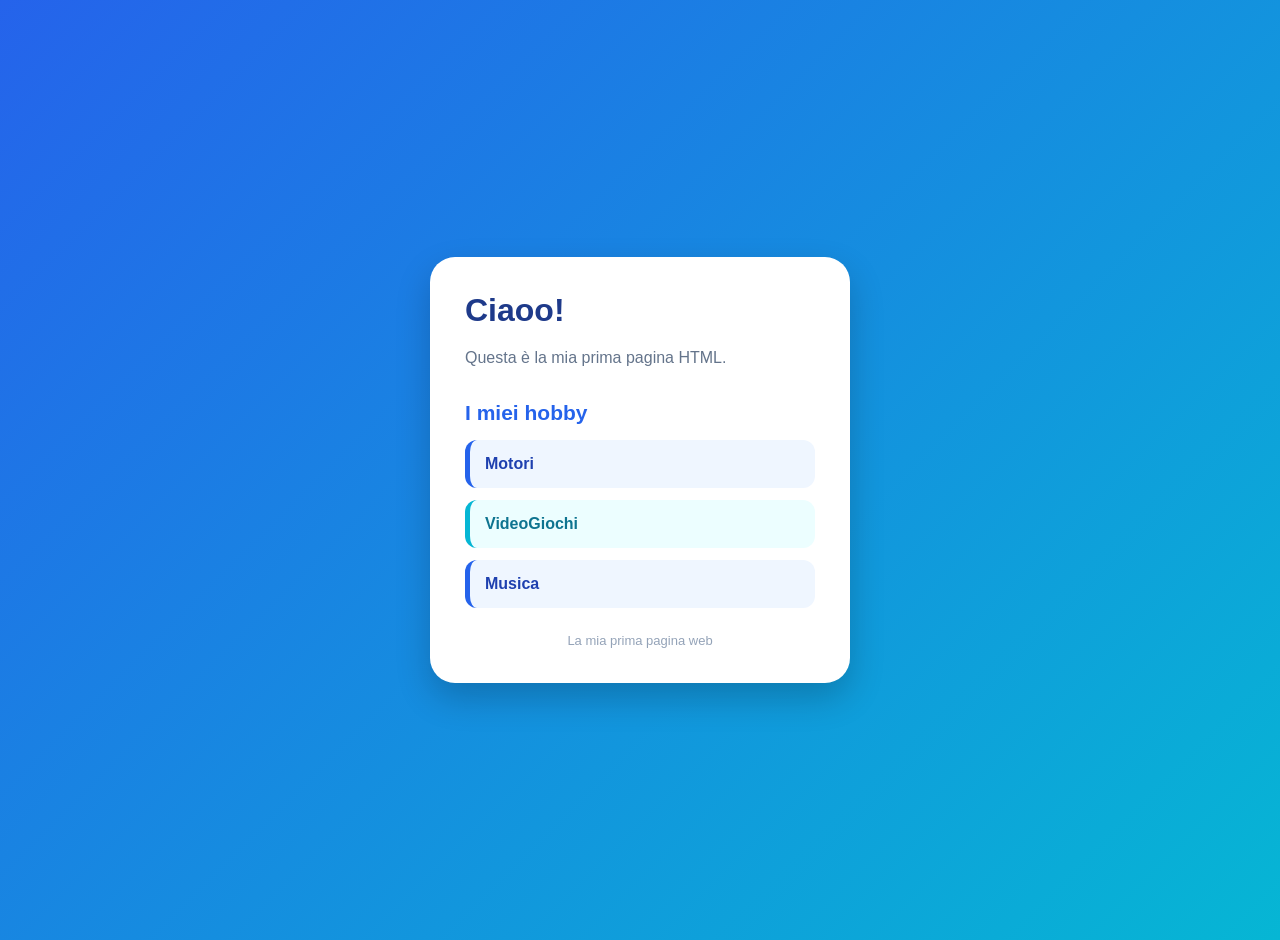
<file: index.html>
<!DOCTYPE html>
<html lang="it">
<head>
    <meta charset="UTF-8">
    <meta name="viewport" content="width=device-width, initial-scale=1.0">
    <title>I miei hobby</title>
</head>
<body style="
    font-family: Arial, sans-serif;
    background: linear-gradient(135deg, #2563eb, #06b6d4);
    margin: 0;
    padding: 20px;
    min-height: 100vh;
    display: flex;
    justify-content: center;
    align-items: center;
">
    <div style="
        background: white;
        width: 100%;
        max-width: 420px;
        padding: 35px;
        border-radius: 25px;
        box-sizing: border-box;
        box-shadow: 0 15px 35px rgba(0,0,0,0.2);">
        <h1 style="
            color: #1e3a8a;
            font-size: 32px;
            margin-top: 0;
            margin-bottom: 10px;">
            Ciaoo!
        </h1>
        <p style="
            color: #64748b;
            font-size: 16px;
            line-height: 1.6;">
          Questa è la mia prima pagina HTML.
        </p>
        <h2 style="
            color: #2563eb;
            font-size: 21px;
            margin-top: 30px;
            margin-bottom: 15px;">
            I miei hobby
        </h2>
        <ul style="
            list-style: none;
            padding: 0;
            margin: 0;
        ">
            <li style="
                background: #eff6ff;
                padding: 15px;
                margin-bottom: 12px;
                border-radius: 12px;
                border-left: 5px solid #2563eb;">
               
              <a href="motori.html" style="
                   color: #1e40af;
                   text-decoration: none;
                   font-weight: bold;">
                   
                Motori
                </a>
            </li>
            <li style="
                background: #ecfeff;
                padding: 15px;
                margin-bottom: 12px;
                border-radius: 12px;
                border-left: 5px solid #06b6d4;
            ">
                <a href="videogiochi.html" style="
                    color: #0e7490;
                    text-decoration: none;
                    font-weight: bold;
                ">
                    VideoGiochi
                </a>
            </li>

            <li style="
                background: #eff6ff;
                padding: 15px;
                margin-bottom: 12px;
                border-radius: 12px;
                border-left: 5px solid #2563eb;
                color: #1e40af;
                font-weight: bold;
            ">
                Musica
            </li>
        </ul>
        <p style="
            text-align: center;
            color: #94a3b8;
            font-size: 13px;
            margin-top: 25px;
            margin-bottom: 0;">
            La mia prima pagina web
        </p>
    </div>
</body>
</html>
</file>
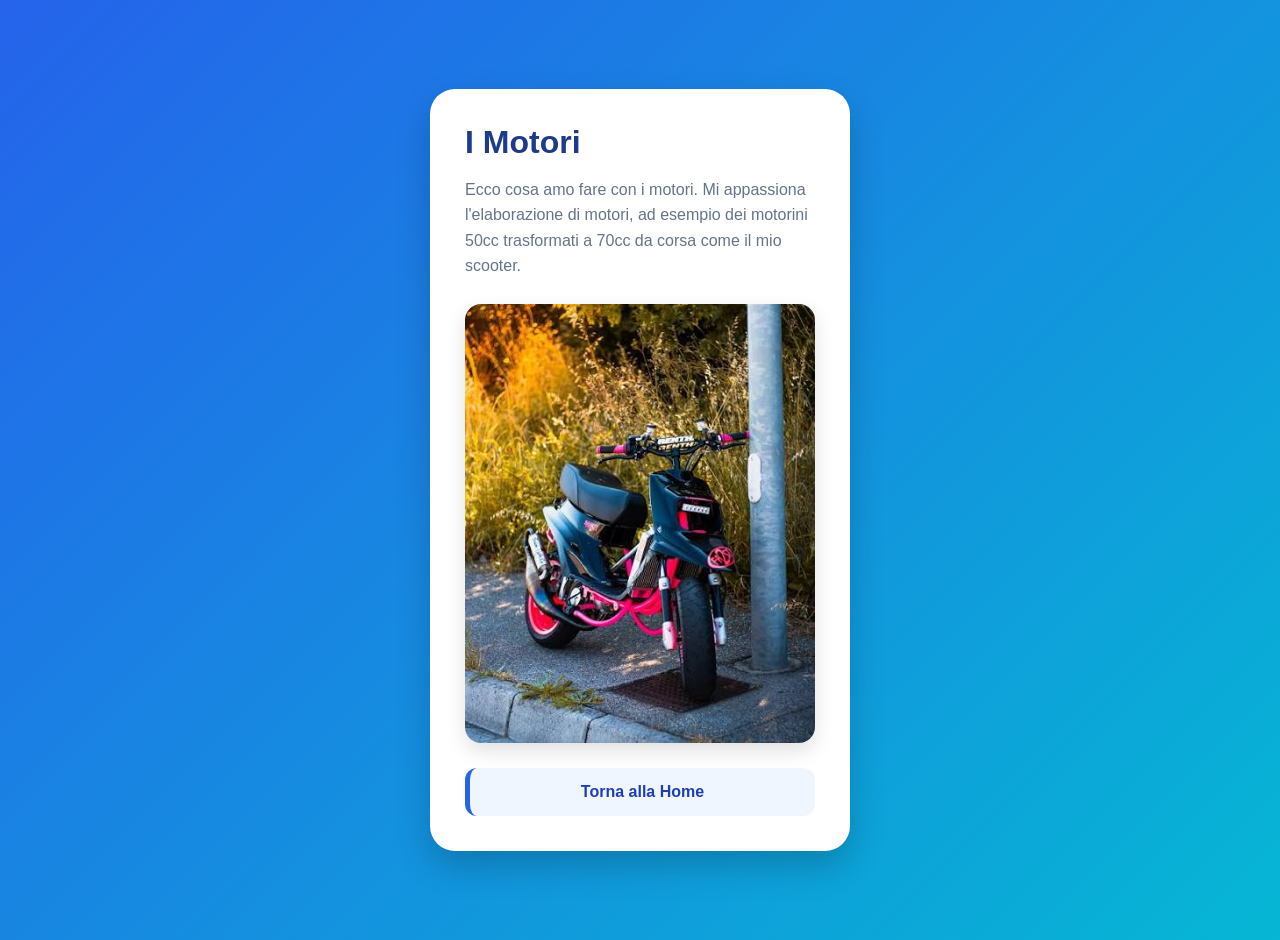
<file: motori.html>
<!DOCTYPE html>
<html lang="it">
<head>
    <meta charset="UTF-8">
    <title>La mia passione per i motori</title>
</head>
<body style="
    font-family: Arial, sans-serif;
    background: linear-gradient(135deg, #2563eb, #06b6d4);
    margin: 0;
    padding: 20px;
    min-height: 100vh;
    display: flex;
    justify-content: center;
    align-items: center;
">
    <div style="
        background: white;
        width: 100%;
        max-width: 420px;
        padding: 35px;
        border-radius: 25px;
        box-sizing: border-box;
        box-shadow: 0 15px 35px rgba(0,0,0,0.2);
    ">
        <h1 style="
            color: #1e3a8a;
            font-size: 32px;
            margin-top: 0;
            margin-bottom: 10px;
        ">
            I Motori
        </h1>
        <p style="
            color: #64748b;
            font-size: 16px;
            line-height: 1.6;
            margin-bottom: 25px;
        ">
            Ecco cosa amo fare con i motori. Mi appassiona
            l'elaborazione di motori, ad esempio dei motorini
            50cc trasformati a 70cc da corsa come il mio scooter.
        </p>
        <img src="booster.jpg" alt="Il mio scooter" style="
            width: 100%;
            height: auto;
            border-radius: 16px;
            display: block;
            box-shadow: 0 8px 20px rgba(0,0,0,0.12);
        ">
        <a href="index.html" style="
            display: block;
            background: #eff6ff;
            color: #1e40af;
            text-decoration: none;
            font-weight: bold;
            text-align: center;
            padding: 15px;
            margin-top: 25px;
            border-radius: 12px;
            border-left: 5px solid #2563eb;
        ">
            Torna alla Home
        </a>
    </div>
</body>
</html>
</file>
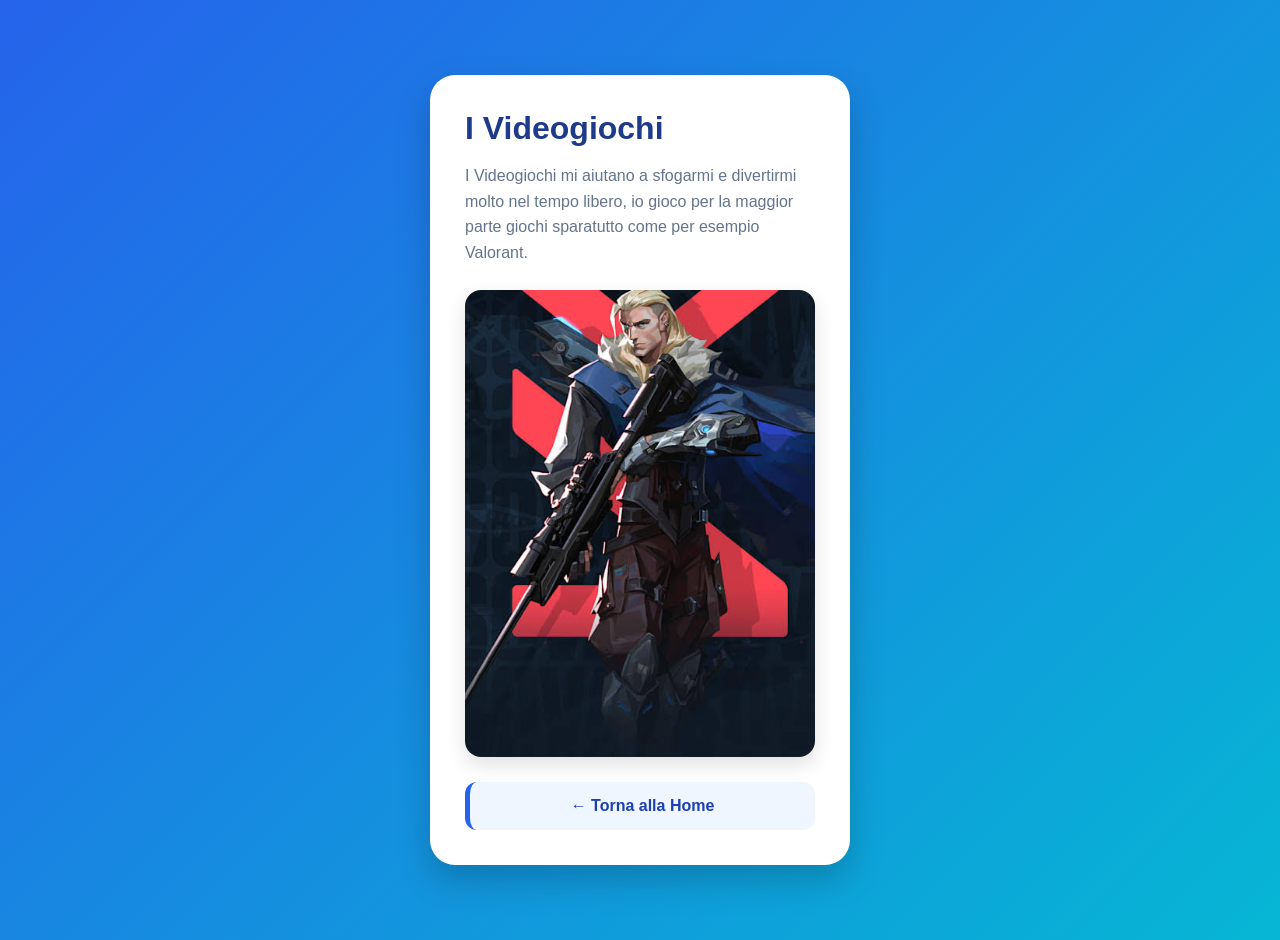
<file: videogiochi.html>
<!DOCTYPE html>
<html lang="it">
<head>
    <meta charset="UTF-8">
    <title>La mia passione per i Videogiochi</title>
</head>
<body style="
    font-family: Arial, sans-serif;
    background: linear-gradient(135deg, #2563eb, #06b6d4);
    margin: 0;
    padding: 20px;
    min-height: 100vh;
    display: flex;
    justify-content: center;
    align-items: center;
">
    <div style="
        background: white;
        width: 100%;
        max-width: 420px;
        padding: 35px;
        border-radius: 25px;
        box-sizing: border-box;
        box-shadow: 0 15px 35px rgba(0,0,0,0.2);
    ">
        <h1 style="
            color: #1e3a8a;
            font-size: 32px;
            margin-top: 0;
            margin-bottom: 10px;
        ">
            I Videogiochi
        </h1>
        <p style="
            color: #64748b;
            font-size: 16px;
            line-height: 1.6;
            margin-bottom: 25px;
        ">
            I Videogiochi mi aiutano a sfogarmi e divertirmi molto
            nel tempo libero, io gioco per la maggior parte giochi
            sparatutto come per esempio Valorant.
        </p>
        <img src="valorant.jpg" alt="Valorant" style="
            width: 100%;
            height: auto;
            border-radius: 16px;
            display: block;
            box-shadow: 0 8px 20px rgba(0,0,0,0.12);
        ">
        <a href="index.html" style="
            display: block;
            background: #eff6ff;
            color: #1e40af;
            text-decoration: none;
            font-weight: bold;
            text-align: center;
            padding: 15px;
            margin-top: 25px;
            border-radius: 12px;
            border-left: 5px solid #2563eb;
        ">
            ← Torna alla Home
        </a>
    </div>
</body>
</html>
</file>
